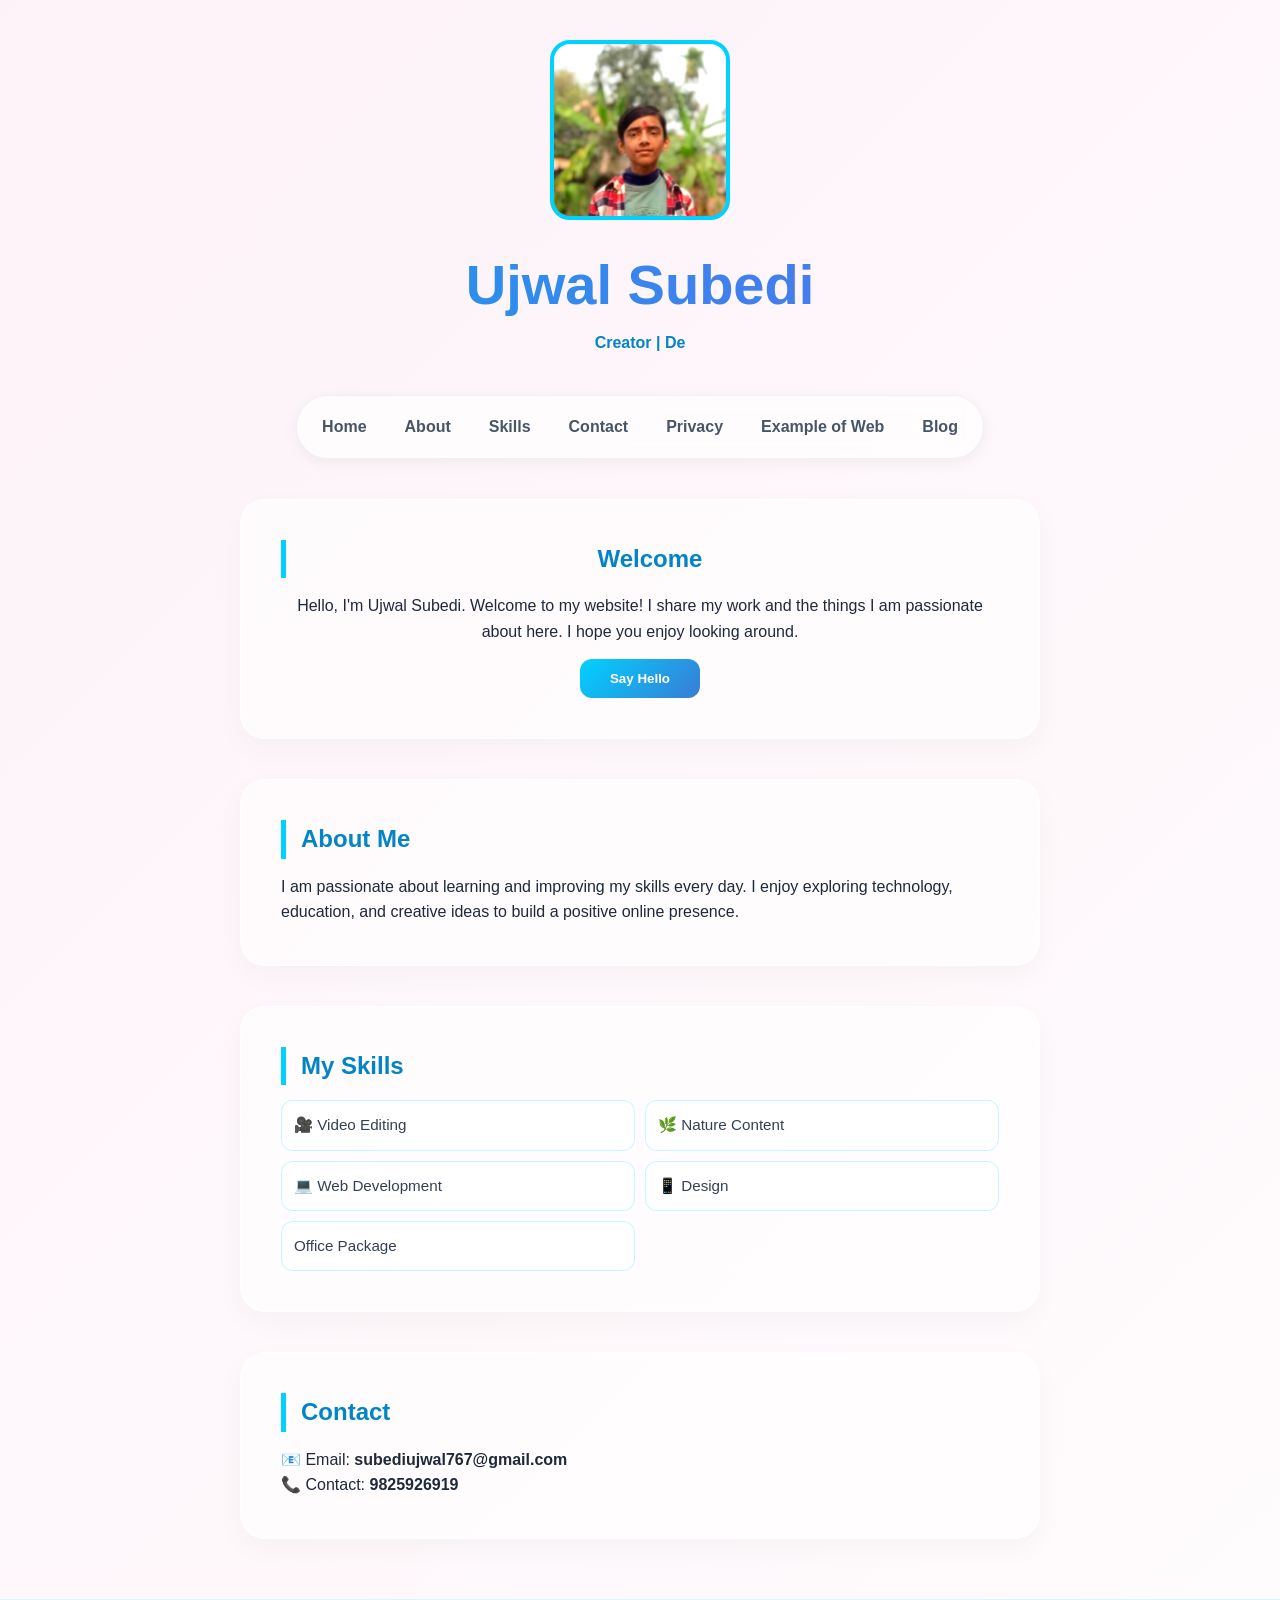
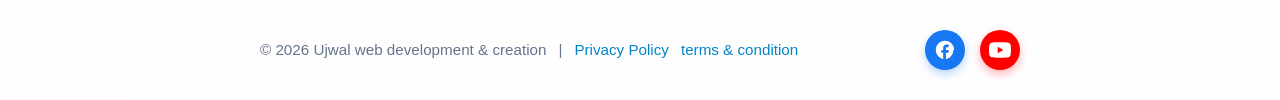
<file: index.html>
<!DOCTYPE html>
<html lang="en">
<head>
  <meta charset="UTF-8">
  <meta name="viewport" content="width=device-width, initial-scale=1.0">
<meta name="google-site-verification" content="CUhHpxU7GvBj4afy13xxqSG-assstntsEF9IXBotIX8" />
<script async src="https://pagead2.googlesyndication.com/pagead/js/adsbygoogle.js?client=ca-pub-2333822171566185"
     crossorigin="anonymous"></script>
  <title>Ujwal Subedi - Personal Website</title>
<link rel="canonical" href="https://subediujwal767.github.io/" />

  <link rel="icon" type="image/png" href="pro.png">
  <meta name="description" content= "Meet Ujwal Subedi, a web developer & creator building scalable digital experiences. Discover my latest web development projects, skills, and insights. ">
</head>
  <style>
    /* KEYFRAMES */
    @keyframes fadeIn { from { opacity: 0; transform: translateY(20px); } to { opacity: 1; transform: translateY(0); } }
    @keyframes float { 0%, 100% { transform: translateY(0); } 50% { transform: translateY(-10px); } }
    @keyframes glow { 0%, 100% { box-shadow: 0 0 10px rgba(0, 210, 255, 0.3); } 50% { box-shadow: 0 0 25px rgba(0, 210, 255, 0.6); } }
    @keyframes gradientBG { 0% { background-position: 0% 50%; } 50% { background-position: 100% 50%; } 100% { background-position: 0% 50%; } }

    /* RESET & BASE */
    * { margin: 0; padding: 0; box-sizing: border-box; scroll-behavior: smooth; }
    
    body { 
        background: linear-gradient(-45deg, #f0f9ff, #e0e7ff, #ffffff, #fdf2f8); 
        background-size: 400% 400%;
        animation: gradientBG 15s ease infinite;
        font-family: 'Segoe UI', Tahoma, Geneva, Verdana, sans-serif; 
        color: #1e293b;
        line-height: 1.6;
        padding: 0 15px; /* Side padding for mobile */
    }

@keyframes fadeIn {
  from {
    opacity: 0;
    transform: translateY(20px);
  }
  to {
    opacity: 1;
    transform: translateY(0);
  }
}

    #progress { position: fixed; top: 0; left: 0; height: 4px; background: #00d2ff; width: 0%; z-index: 2000; box-shadow: 0 0 10px #00d2ff; }

    /* PROFILE PICTURE */
    .profile-container { display: flex; justify-content: center; margin-top: 40px; animation: fadeIn 1s ease-out; }
    .pro-pic-square {
        width: 150px; height: 150px; /* Responsive size */
        background: url('favicon.png') center/cover; 
        border: 4px solid #00d2ff; 
        border-radius: 20px; 
        animation: float 4s ease-in-out infinite, glow 3s infinite;
        background-color: #ffffff;
    }

    header { text-align: center; padding: 20px 0; animation: fadeIn 1.2s ease-out; }
    header h1 { font-size: 2.5rem; background: linear-gradient(to right, #0ea5e9, #6366f1); -webkit-background-clip: text; -webkit-text-fill-color: transparent; }
    
    /* NAVIGATION - Responsive Flex */
    nav { 
        position: sticky; top: 10px; z-index: 1000;
        display: flex; justify-content: center; flex-wrap: wrap; gap: 8px; 
        margin: 20px auto; padding: 10px; width: 100%; max-width: fit-content;
        background: rgba(255, 255, 255, 0.7); backdrop-filter: blur(10px); 
        border-radius: 50px; border: 1px solid rgba(0, 0, 0, 0.05);
        box-shadow: 0 4px 15px rgba(0,0,0,0.05);
    }
    nav a { text-decoration: none; color: #475569; font-weight: 600; padding: 6px 12px; transition: 0.3s; font-size: 0.9rem; }
    nav a:hover { color: #00d2ff; background: rgba(0, 210, 255, 0.1); border-radius: 20px; }

    /* SECTIONS */
    section { 
        max-width: 800px; margin: 30px auto; padding: 25px; 
        background: rgba(255, 255, 255, 0.6); border-radius: 25px;
        border: 1px solid rgba(255, 255, 255, 0.8); transition: 0.4s;
        box-shadow: 0 10px 30px rgba(0, 0, 0, 0.03);
    }
    h2 { color: #0284c7; margin-bottom: 15px; font-size: 1.5rem; border-left: 5px solid #00d2ff; padding-left: 15px; }

    /* SKILLS - Responsive Grid */
    ul { list-style: none; display: grid; grid-template-columns: 1fr 1fr; gap: 10px; }
    li { background: rgba(255, 255, 255, 0.8); padding: 12px; border-radius: 12px; border: 1px solid rgba(0, 210, 255, 0.2); color: #334155; font-size: 0.95rem; }

    /* BUTTONS */
    button { background: linear-gradient(135deg, #00d2ff, #3a7bd5); color: white; border: none; padding: 12px 30px; border-radius: 12px; cursor: pointer; font-weight: bold; margin-top: 15px; }

    /* SOCIALS */
    .social { display: flex; flex-wrap: wrap; justify-content: center; gap: 15px; margin: 20px 0; }
    .social a { text-decoration: none; padding: 10px 18px; border-radius: 10px; font-weight: bold; color: white; font-size: 0.9rem; }
    .social a[href*="facebook"] { background: #1877f2; }
    .social a[href*="youtube"] { background: #ff0000; }

    /* FULL-WIDTH FOOTER SYSTEM */
    footer { 
        width: 100vw;
        position: relative;
        left: 50%;
        right: 50%;
        margin-left: -50vw;
        margin-right: -50vw;
        background: rgba(255, 255, 255, 0.75); 
        backdrop-filter: blur(10px);
        -webkit-backdrop-filter: blur(10px);
        border-top: 1px solid rgba(0, 210, 255, 0.15);
        padding: 30px 0;
        margin-top: 60px;
    }

    .footer-inner {
        max-width: 800px;
        margin: 0 auto;
        padding: 0 20px;
        display: flex;
        justify-content: space-between;
        align-items: center;
        flex-wrap: wrap;
        gap: 20px;
    }

    .footer-left {
        color: #64748b;
        font-size: 0.95rem;
        display: flex;
        align-items: center;
        gap: 12px;
        flex-wrap: wrap;
    }

    .footer-left a {
        color: #0284c7;
        text-decoration: none;
        font-weight: 500;
        transition: color 0.2s ease;
    }

    .footer-left a:hover {
        text-decoration: underline;
        color: #0369a1;
    }

    .footer-right {
        display: flex;
        gap: 15px;
    }

    .footer-icon {
        display: flex;
        align-items: center;
        justify-content: center;
        width: 40px;
        height: 40px;
        border-radius: 50%;
        color: white;
        transition: transform 0.2s ease, box-shadow 0.2s ease;
    }

    .footer-icon:hover {
        transform: translateY(-3px);
    }

    .footer-icon.fb { 
        background: #1877f2; 
        box-shadow: 0 4px 10px rgba(24, 119, 242, 0.3);
    }
    .footer-icon.yt { 
        background: #ff0000; 
        box-shadow: 0 4px 10px rgba(255, 0, 0, 0.3);
    }

    #topBtn { position: fixed; bottom: 20px; right: 20px; border-radius: 50%; width: 50px; height: 50px; display: none; background: #00d2ff; color: white; border: none; cursor: pointer; z-index: 1001; }

    /* MEDIA QUERIES FOR LAPTOP/DESKTOP */
    @media (min-width: 768px) {
        body { padding: 0 40px; }
        header h1 { font-size: 3.5rem; }
        section { padding: 40px; margin: 40px auto; }
        .pro-pic-square { width: 180px; height: 180px; }
        nav a { padding: 8px 15px; font-size: 1rem; }
    }

    /* MEDIA QUERIES FOR MOBILE */
    @media (max-width: 600px) {
        header h1 { font-size: 2rem; }
        ul { grid-template-columns: 1fr; } 
        nav { border-radius: 20px; } 
        .social a { width: 100%; text-align: center; } 
        .footer-inner {
            flex-direction: column-reverse;
            text-align: center;
        }
        .footer-left {
            flex-direction: column;
            gap: 8px;
        }
        .footer-left span:nth-of-type(2) {
            display: none; /* Hide vertical separator bar on mobile */
        }
    }
  </style>
</head>
<body>
<div id="progress"></div>

<div class="profile-container">
    <div class="pro-pic-square"></div>
</div>

<header>
  <h1>Ujwal Subedi</h1>
  <p id="typing" style="color: #0284c7; font-weight: bold; min-height: 25px;"></p>
</header>

<nav>
  <a href="home.html">Home</a>
  <a href="about.html">About</a>
  <a href="ujwal.html">Skills</a>
  <a href="#contact">Contact</a>
  <a href="privacy.html">Privacy</a>
  <a href="shree jhiljhile secondary school.html">Example of Web</a>
<a href="blog.html">Blog</a>
</nav>

<section id="home" style="text-align: center;">
  <h2>Welcome</h2>
  <p>Hello, I'm Ujwal Subedi. Welcome to my website! I share my work and the things I am passionate about here. I hope you enjoy looking around.</p>
  <button onclick="showMessage()">Say Hello</button>
</section>

<section id="about">
  <h2>About Me</h2>
  <p>I am passionate about learning and improving my skills every day. I enjoy exploring technology, education, and creative ideas to build a positive online presence.</p>
</section>

<section id="skills">
  <h2>My Skills</h2>
  <ul>
    <li>🎥 Video Editing</li>
    <li>🌿 Nature Content</li>
    <li>💻 Web Development</li>
    <li>📱 Design</li>
    <li> Office Package</li>
  </ul>
</section>

<section id="contact">
  <h2>Contact</h2>
  <p>📧 Email: <strong>subediujwal767@gmail.com</strong></p>
  <p>📞 Contact: <strong>9825926919</strong></p>
</section>

<!-- FULL WIDTH BREAKOUT FOOTER -->
<footer>
  <div class="footer-inner">
    <div class="footer-left">
      <span>© 2026 Ujwal web development & creation</span>
      <span>|</span>
      <a href="privacy.html">Privacy Policy</a>
            <a href="terms.html">terms & condition</a>
    </div>
    
    <div class="footer-right">
      <!-- Facebook Link -->
      <a href="https://www.facebook.com/Mr.ujwalsubedi" target="_blank" class="footer-icon fb" aria-label="Facebook">
        <svg xmlns="http://www.w3.org/2000/svg" viewBox="0 0 24 24" width="22" height="22" fill="currentColor">
          <path d="M22 12c0-5.52-4.48-10-10-10S2 6.48 2 12c0 4.84 3.44 8.87 8 9.8V15H8v-3h2V9.5C10 7.57 11.57 6 13.5 6H16v3h-2c-.55 0-1 .45-1 1v2h3v3h-3v6.95c4.56-.93 8-4.96 8-9.75z"/>
        </svg>
      </a>
      <!-- YouTube Link -->
      <a href="https://www.youtube.com/@Mr.ujwalsubedi" target="_blank" class="footer-icon yt" aria-label="YouTube">
        <svg xmlns="http://www.w3.org/2000/svg" viewBox="0 0 24 24" width="22" height="22" fill="currentColor">
          <path d="M23.498 6.163a3.003 3.003 0 0 0-2.11-2.11C19.517 3.545 12 3.545 12 3.545s-7.516 0-9.387.507a3.003 3.003 0 0 0-2.11 2.11C0 8.033 0 12 0 12s0 3.967.502 5.837a3.003 3.003 0 0 0 2.11 2.11c1.871.507 9.386.507 9.386.507s7.517 0 9.387-.507a3.003 3.003 0 0 0 2.11-2.11C24 15.967 24 12 24 12s0-3.967-.502-5.837zM9.545 15.568V8.432L15.818 12l-6.273 3.568z"/>
        </svg>
      </a>
    </div>
  </div>
</footer>

<button id="topBtn" onclick="topFunction()">↑</button>

<script>
    const text = "Creator | Developer | Passionate Learner";
    let index = 0;
    function typeEffect() {
        if (index < text.length) {
            document.getElementById("typing").innerHTML += text.charAt(index);
            index++;
            setTimeout(typeEffect, 100);
        }
    }
    window.onload = typeEffect;

    window.onscroll = function() {
        let winScroll = document.body.scrollTop || document.documentElement.scrollTop;
        let height = document.documentElement.scrollHeight - document.documentElement.clientHeight;
        let scrolled = (winScroll / height) * 100;
        document.getElementById("progress").style.width = scrolled + "%";
        document.getElementById("topBtn").style.display = (winScroll > 200) ? "block" : "none";
    };

    function topFunction() { window.scrollTo({top: 0, behavior: 'smooth'}); }
    function showMessage() { alert("Hello from Ujwal! 🚀 Thanks for connecting."); }
</script>

</body>
</html>
</file>
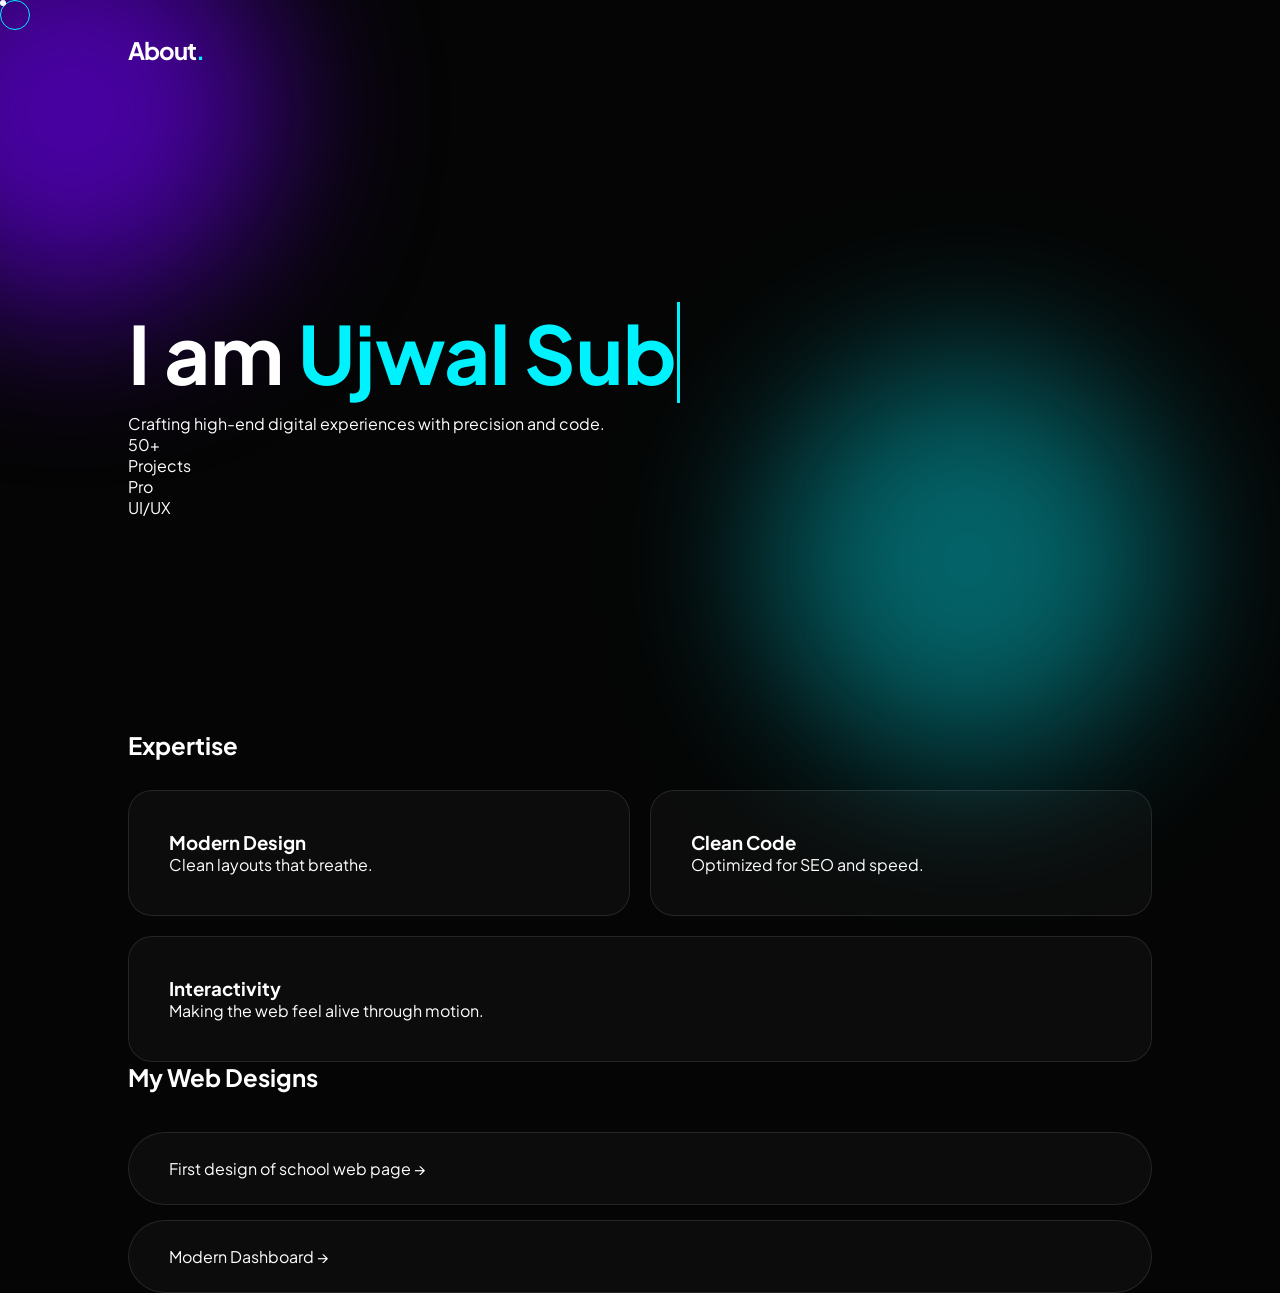
<file: about.html>
<!DOCTYPE html>
<html lang="en">
<head>
    <meta charset="UTF-8">
    <meta name="viewport" content="width=device-width, initial-scale=1.0">
    <title>Pro Portfolio | About</title>
    <link href="https://fonts.googleapis.com/css2?family=Plus+Jakarta+Sans:wght@300;400;700&display=swap" rel="stylesheet">
    <link rel="stylesheet" href="about.css">
</head>
<body>

    <div class="blob-c">
        <div class="shape-blob"></div>
        <div class="shape-blob one"></div>
        <div class="shape-blob two"></div>
    </div>

    <div class="cursor-dot"></div>
    <div class="cursor-outline"></div>

    <main class="content-wrapper">
        <nav class="glass-nav">
            <span class="logo">About<b>.</b></span>
        </nav>

        <header class="hero">
            <h1 class="main-title">I am <span class="typing-text"></span></h1>
            <p class="hero-desc">Crafting high-end digital experiences with precision and code.</p>
            <div class="hero-stats">
                <div class="stat"><span>50+</span> <p>Projects</p></div>
                <div class="stat"><span>Pro</span> <p>UI/UX</p></div>
            </div>
        </header>

        <section class="section">
            <h2 class="tag">Expertise</h2>
            <div class="bento-grid">
                <div class="bento-item">
                    <h3>Modern Design</h3>
                    <p>Clean layouts that breathe.</p>
                </div>
                <div class="bento-item">
                    <h3>Clean Code</h3>
                    <p>Optimized for SEO and speed.</p>
                </div>
                <div class="bento-item wide">
                    <h3>Interactivity</h3>
                    <p>Making the web feel alive through motion.</p>
                </div>
            </div>
        </section>

        <section class="section">
            <h2 class="tag">My Web Designs</h2>
            <div class="links-container">
                <a href="DOCTYPE.html/index.html" class="mag-link">
                    <div class="link-inner">
                        <span>First design of school web page</span>
                        <i class="arrow">→</i>
                    </div>
                </a>
                <a href="design2/index.html" class="mag-link">
                    <div class="link-inner">
                        <span>Modern Dashboard</span>
                        <i class="arrow">→</i>
                    </div>
                </a>
            </div>
        </section>
    </main>

    <script src="about.js"></script>
</body>
</html>
</file>
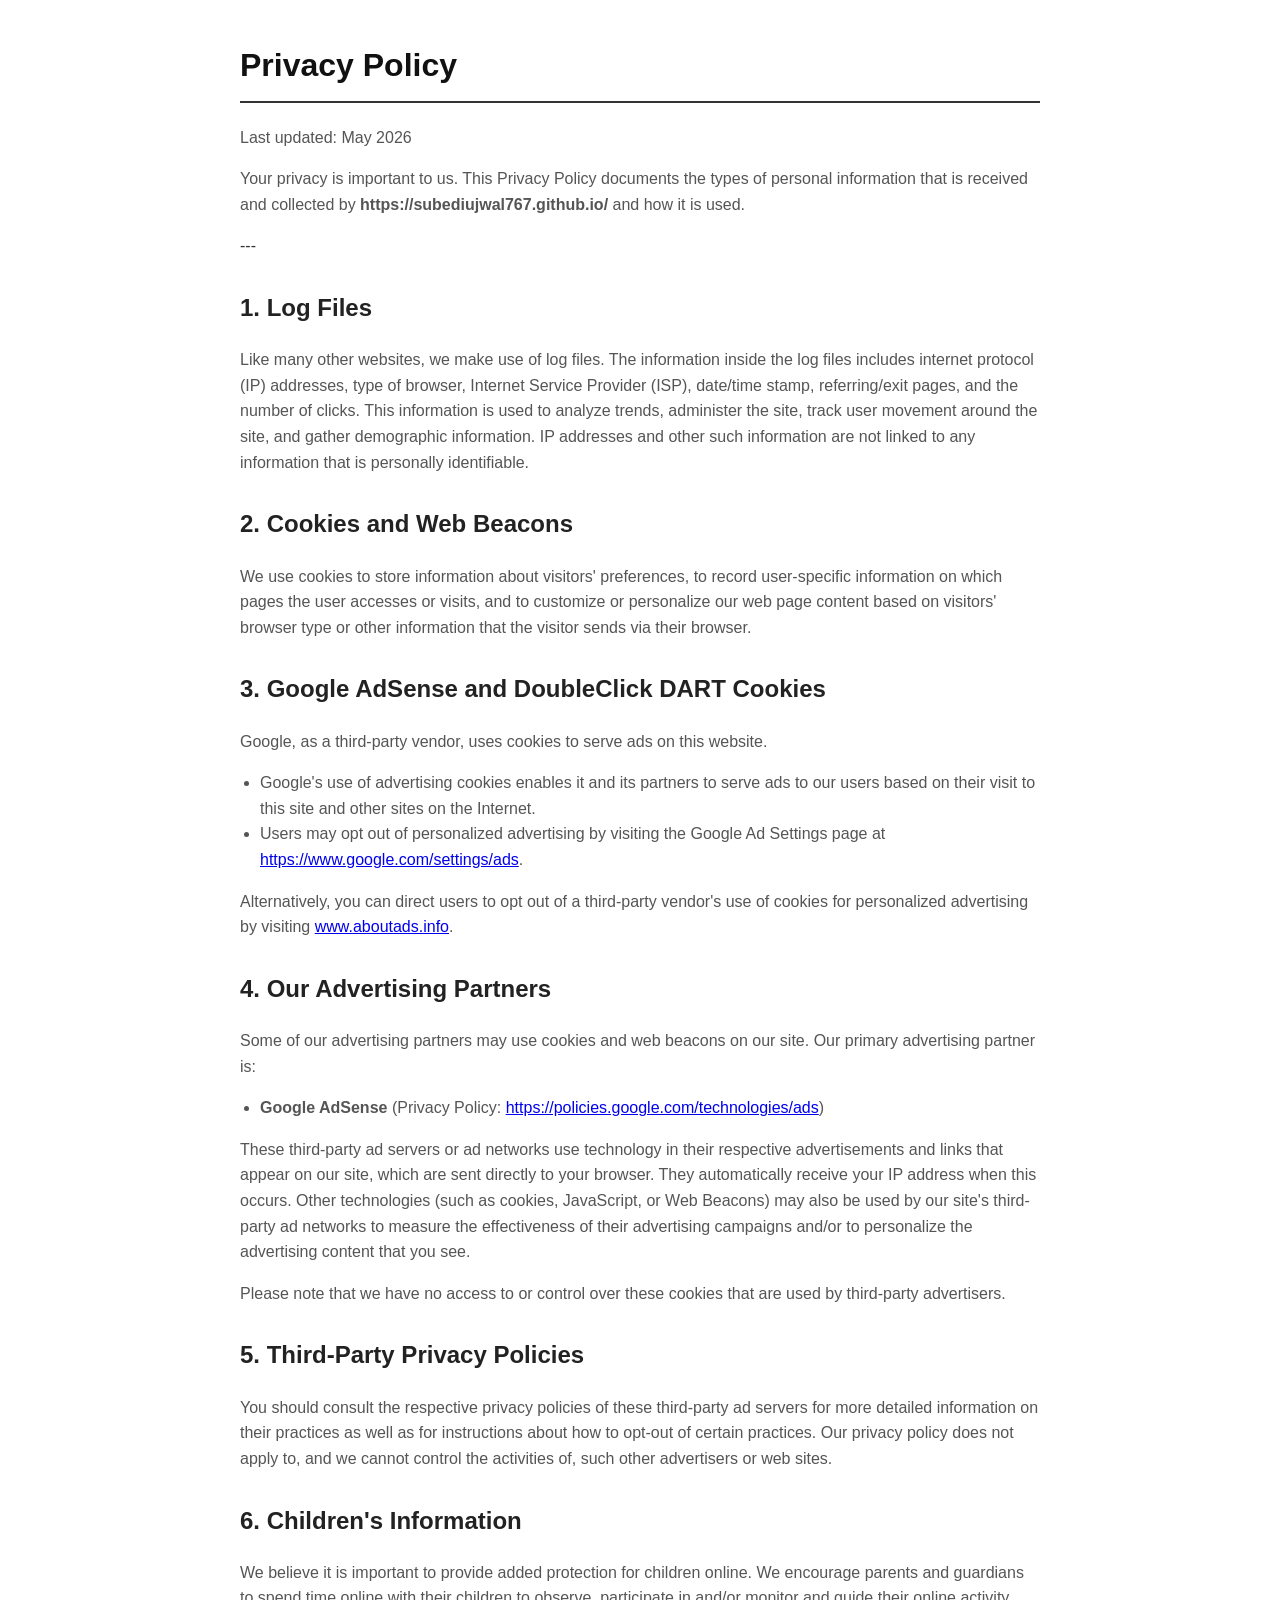
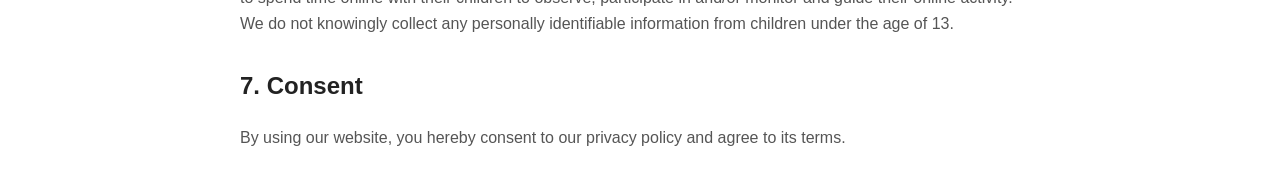
<file: privacy.html>
<!DOCTYPE html>
<html lang="en">
<head>
    <meta charset="UTF-8">
    <meta name="viewport" content="width=device-width, initial-scale=1.0">
    <title>Privacy Policy - Mr. Ujwal Subedi</title>
    <style>
        body { font-family: Arial, sans-serif; line-height: 1.6; max-width: 800px; margin: 40px auto; padding: 0 20px; color: #333; }
        h1 { border-bottom: 2px solid #333; padding-bottom: 10px; color: #111; }
        h2 { margin-top: 30px; color: #222; }
        p, li { color: #555; }
        ul { padding-left: 20px; }
    </style>
</head>
<body>

    <h1>Privacy Policy</h1>
    <p>Last updated: May 2026</p>

    <p>Your privacy is important to us. This Privacy Policy documents the types of personal information that is received and collected by <strong>https://subediujwal767.github.io/</strong> and how it is used.</p>

    ---

    <h2>1. Log Files</h2>
    <p>Like many other websites, we make use of log files. The information inside the log files includes internet protocol (IP) addresses, type of browser, Internet Service Provider (ISP), date/time stamp, referring/exit pages, and the number of clicks. This information is used to analyze trends, administer the site, track user movement around the site, and gather demographic information. IP addresses and other such information are not linked to any information that is personally identifiable.</p>

    <h2>2. Cookies and Web Beacons</h2>
    <p>We use cookies to store information about visitors' preferences, to record user-specific information on which pages the user accesses or visits, and to customize or personalize our web page content based on visitors' browser type or other information that the visitor sends via their browser.</p>

    <h2>3. Google AdSense and DoubleClick DART Cookies</h2>
    <p>Google, as a third-party vendor, uses cookies to serve ads on this website.</p>
    <ul>
        <li>Google's use of advertising cookies enables it and its partners to serve ads to our users based on their visit to this site and other sites on the Internet.</li>
        <li>Users may opt out of personalized advertising by visiting the Google Ad Settings page at <a href="https://www.google.com/settings/ads" target="_blank" rel="noopener">https://www.google.com/settings/ads</a>.</li>
    </ul>
    <p>Alternatively, you can direct users to opt out of a third-party vendor's use of cookies for personalized advertising by visiting <a href="https://www.aboutads.info" target="_blank" rel="noopener">www.aboutads.info</a>.</p>

    <h2>4. Our Advertising Partners</h2>
    <p>Some of our advertising partners may use cookies and web beacons on our site. Our primary advertising partner is:</p>
    <ul>
        <li><strong>Google AdSense</strong> (Privacy Policy: <a href="https://policies.google.com/technologies/ads" target="_blank" rel="noopener">https://policies.google.com/technologies/ads</a>)</li>
    </ul>
    <p>These third-party ad servers or ad networks use technology in their respective advertisements and links that appear on our site, which are sent directly to your browser. They automatically receive your IP address when this occurs. Other technologies (such as cookies, JavaScript, or Web Beacons) may also be used by our site's third-party ad networks to measure the effectiveness of their advertising campaigns and/or to personalize the advertising content that you see.</p>
    <p>Please note that we have no access to or control over these cookies that are used by third-party advertisers.</p>

    <h2>5. Third-Party Privacy Policies</h2>
    <p>You should consult the respective privacy policies of these third-party ad servers for more detailed information on their practices as well as for instructions about how to opt-out of certain practices. Our privacy policy does not apply to, and we cannot control the activities of, such other advertisers or web sites.</p>

    <h2>6. Children's Information</h2>
    <p>We believe it is important to provide added protection for children online. We encourage parents and guardians to spend time online with their children to observe, participate in and/or monitor and guide their online activity. We do not knowingly collect any personally identifiable information from children under the age of 13.</p>

    <h2>7. Consent</h2>
    <p>By using our website, you hereby consent to our privacy policy and agree to its terms.</p>

</body>
</html>
</file>
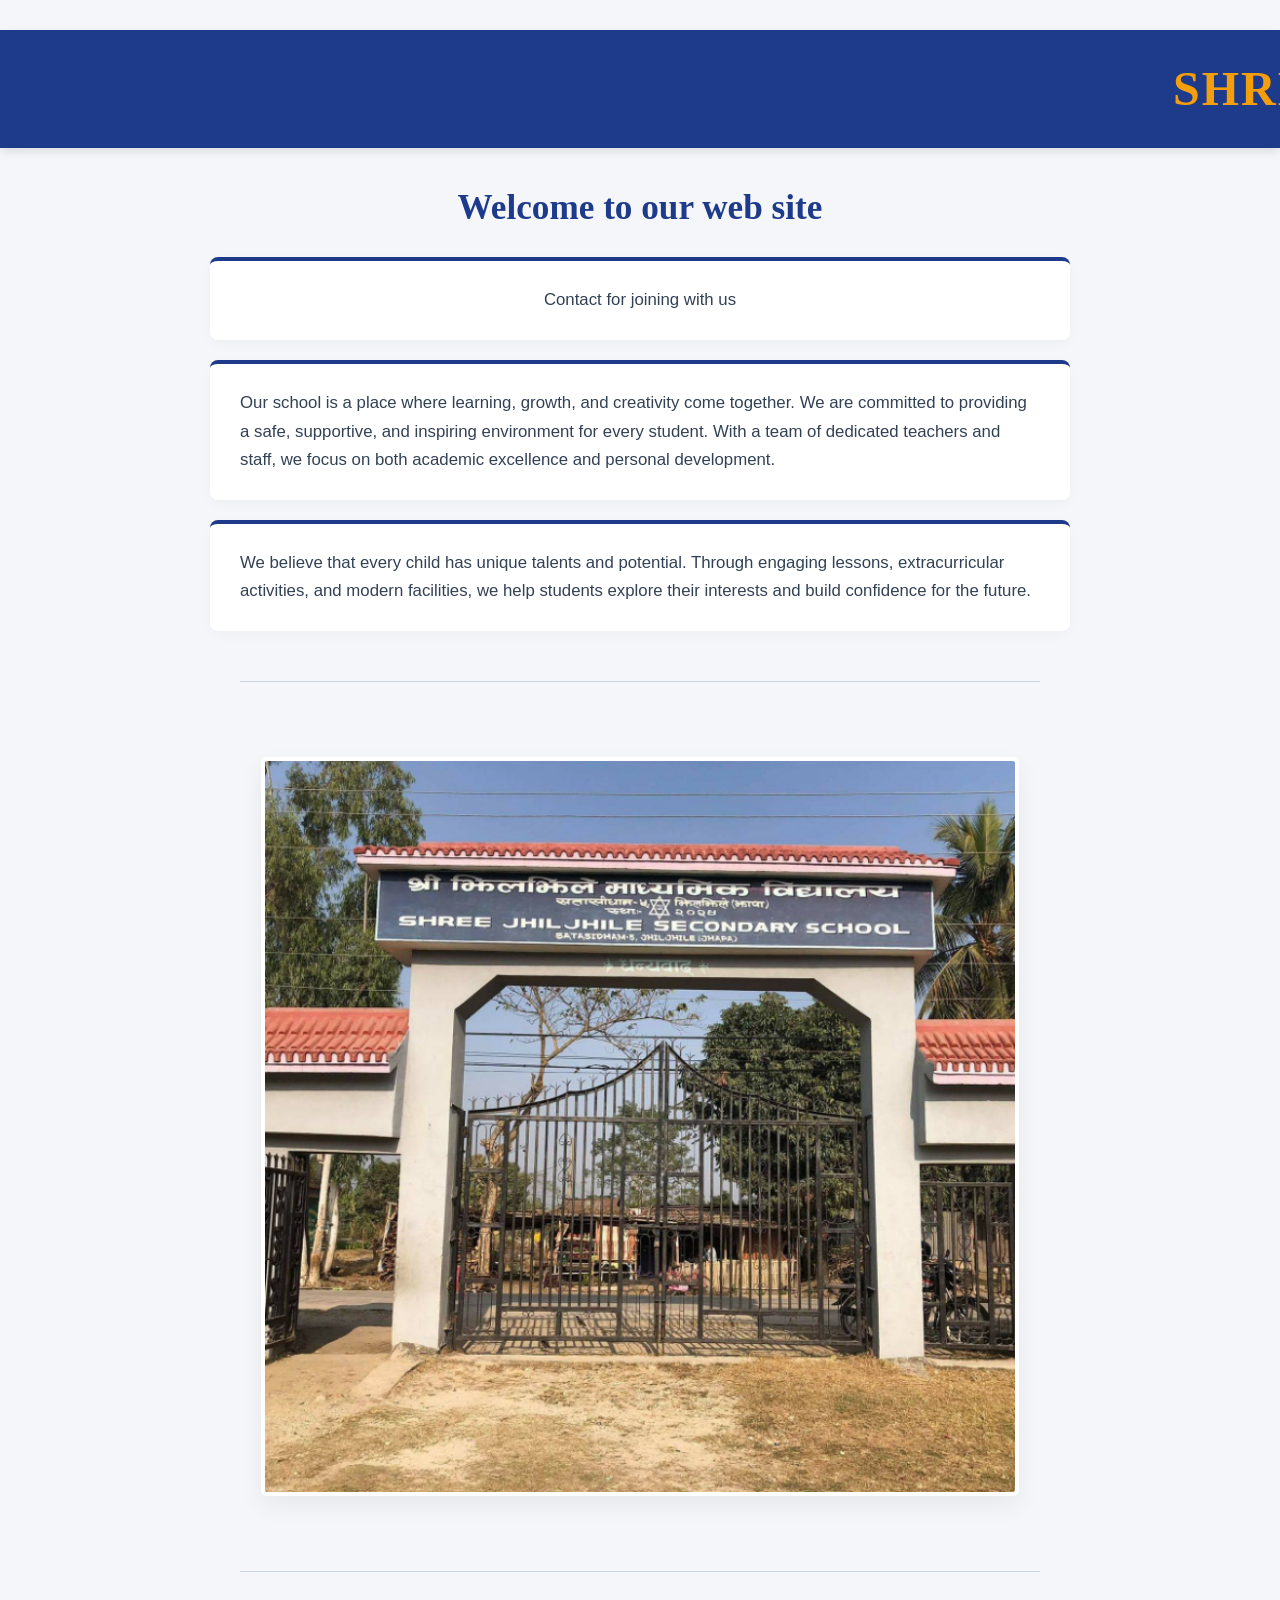
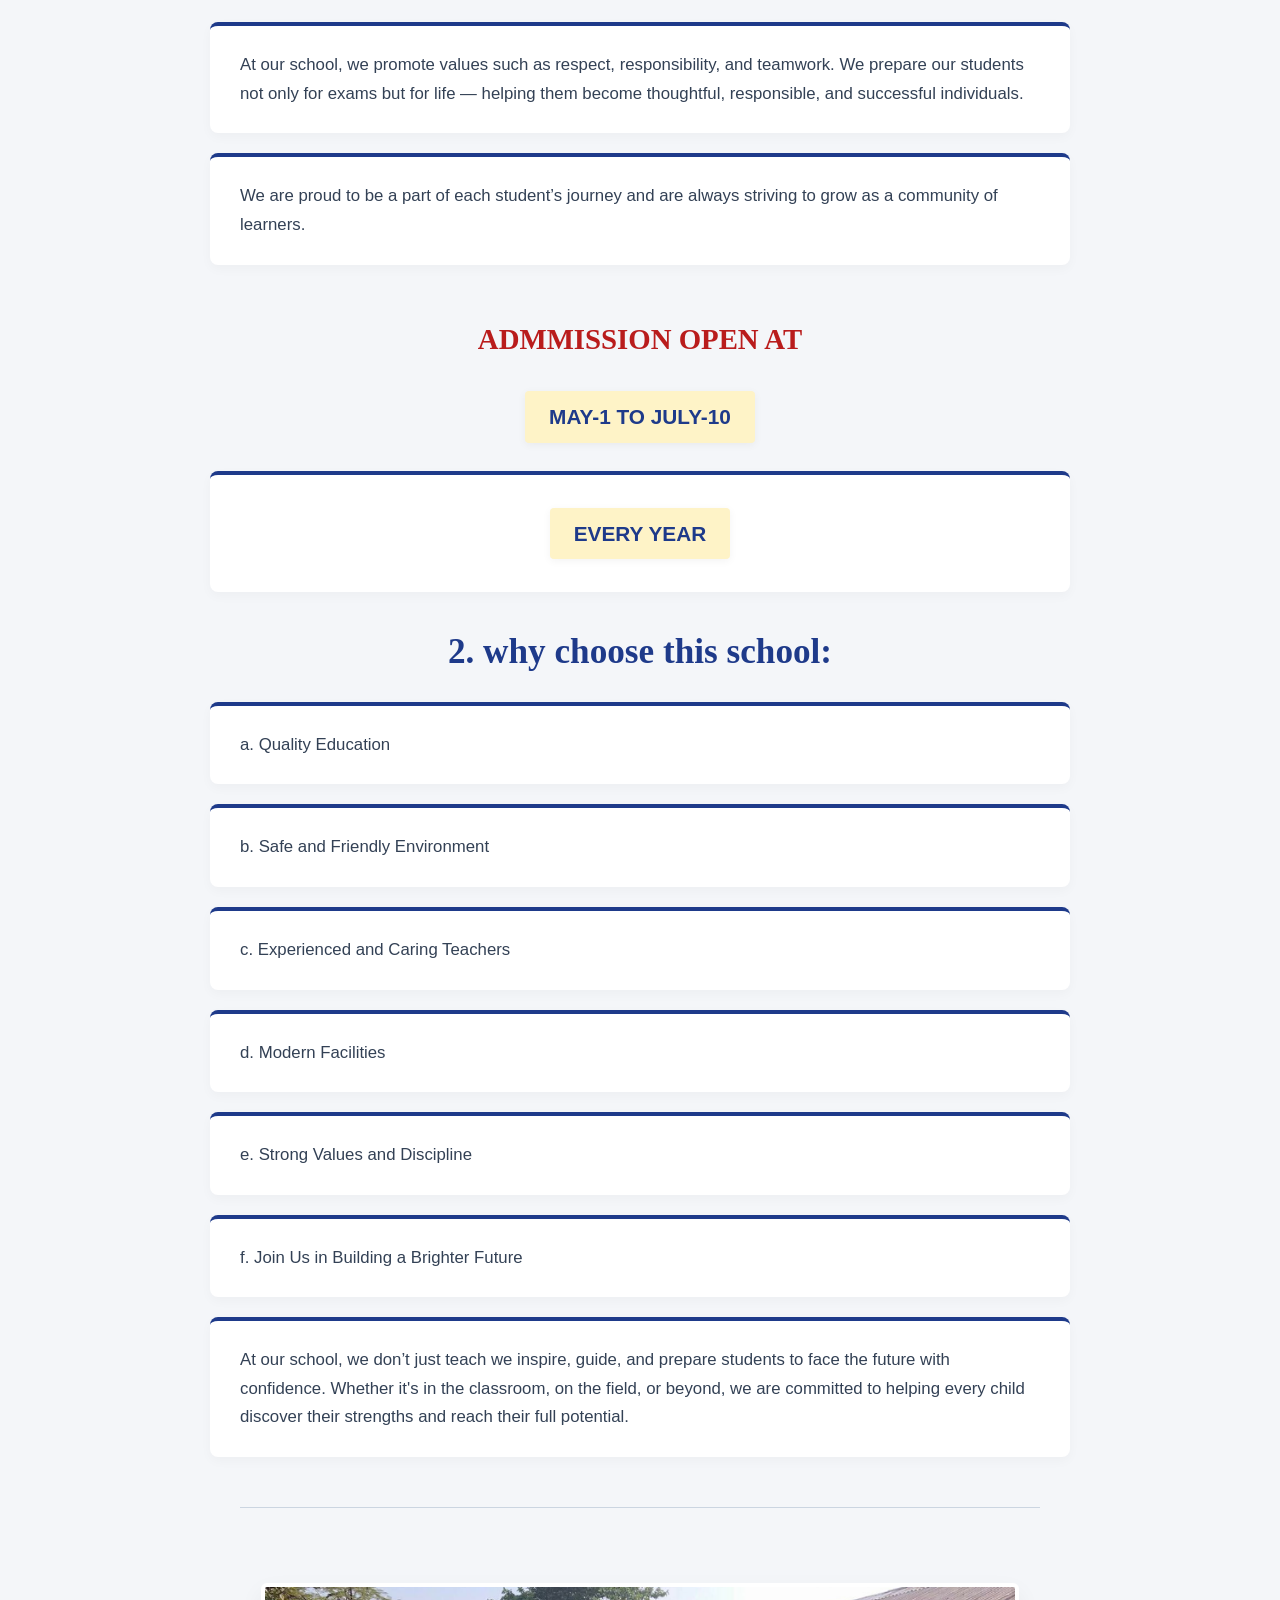
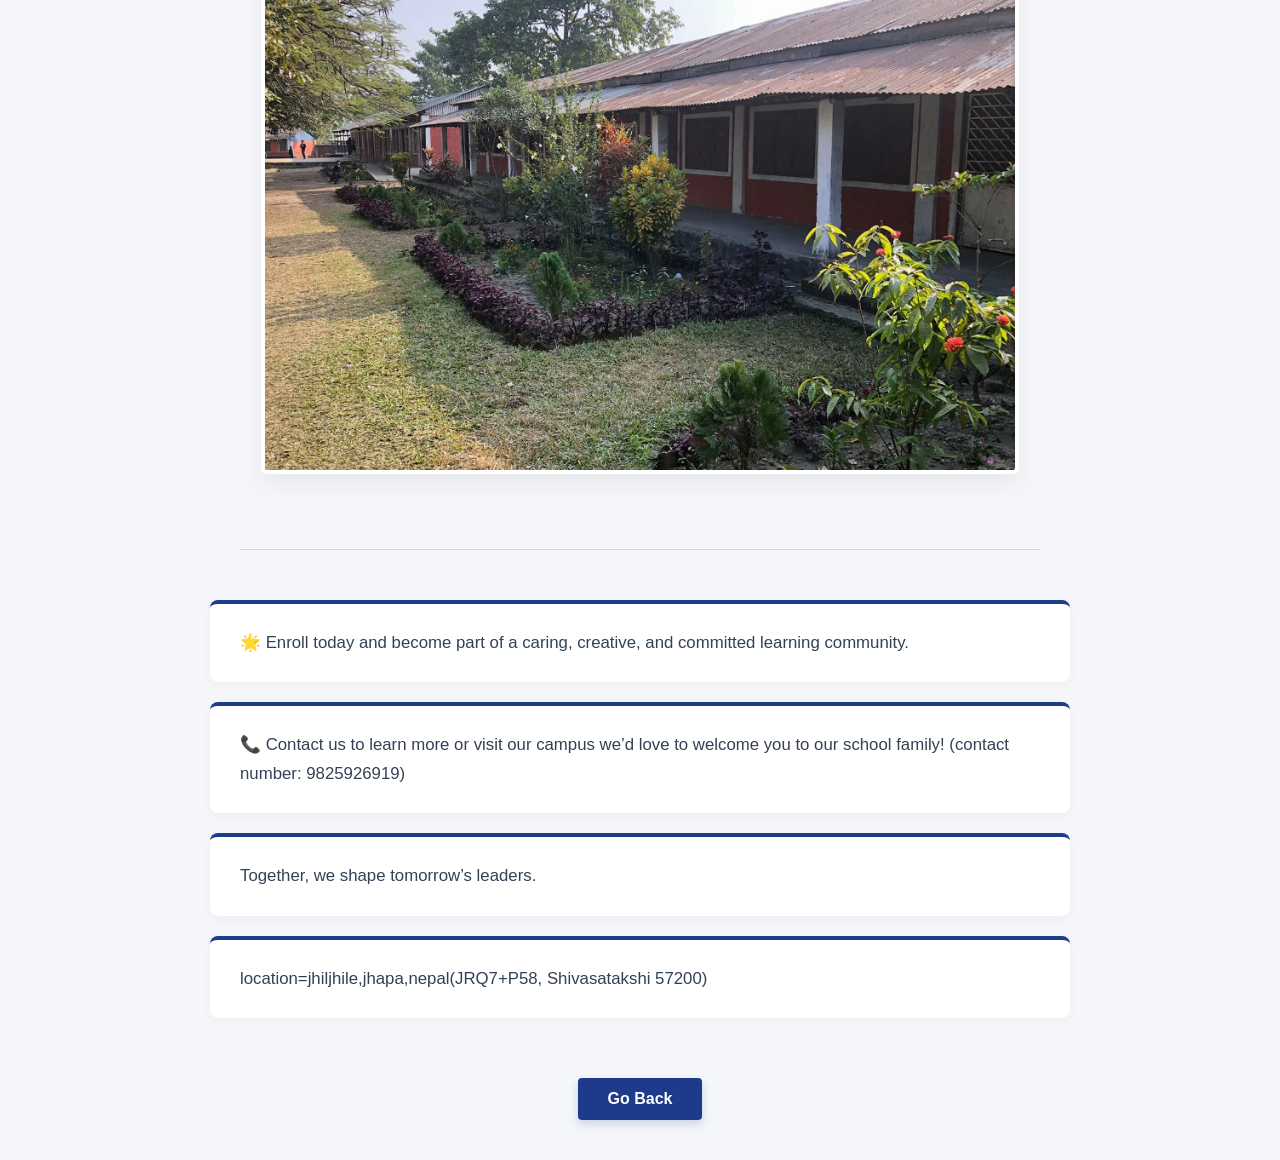
<file: shree jhiljhile secondary school.html>
<html>
<head>
<title>About</title>
<Body bgcolor=yellow>
<link rel="stylesheet" href="school.css">
<h1><marquee><font size=10><font color=orange><font=arial><b>SHREE  JHILJHILE  SECONDARY SCHOOL</b></font></marquee></h1>
<h1><center>Welcome to our web site</center></h1>
<h3><center>Contact for joining with us</center></h3>
<h3> Our school is a place where learning, growth, and creativity come together. We are committed to providing a safe, supportive, and inspiring environment for every student. With a team of dedicated teachers and staff, we focus on both academic excellence and personal development.</h3>
<h3>We believe that every child has unique talents and potential. Through engaging lessons, extracurricular activities, and modern facilities, we help students explore their interests and build confidence for the future.</h3><hr>
          
 <center><img src="school.png"><hr></center>

<h3>At our school, we promote values such as respect, responsibility, and teamwork. We prepare our students not only for exams but for life — helping them become thoughtful, responsible, and successful individuals.</h3>
<h3>We are proud to be a part of each student’s journey and are always striving to grow as a community of learners.</h3>
<h1><center><font color=red> ADMMISSION OPEN AT</center></h1></font>
<h2><center><font colar=yellow> MAY-1 TO JULY-10</font></center></h2>
<h3><center><font colar=yellow> EVERY YEAR</font></center></h3>
<h1>2. why choose this school:</h1>
<h3>a. Quality Education</h3>
<h3>b. Safe and Friendly Environment</h3>
<h3>c. Experienced and Caring Teachers</h3>
<h3>d. Modern Facilities</h3>
<h3>e. Strong Values and Discipline</h3>
<h3>f. Join Us in Building a Brighter Future</h3>
<h3>At our school, we don’t just teach we inspire, guide, and prepare students to face the future with confidence. Whether it's in the classroom, on the field, or beyond, we are committed to helping every child discover their strengths and reach their full potential.</h3><hr>
<center><img src="jhiljhile.png"><hr></center>
          
<h3>🌟 Enroll today and become part of a caring, creative, and committed learning community.</h3>

<h3>📞 Contact us to learn more or visit our campus we’d love to welcome you to our school family! (contact number: 9825926919)</h3>

<h3>Together, we shape tomorrow’s leaders.</h3>
<h3>location=jhiljhile,jhapa,nepal(JRQ7+P58, Shivasatakshi 57200)</h3>
<center><button onclick="history.back()">Go Back</button>
</center>
</body>
</html>
</file>
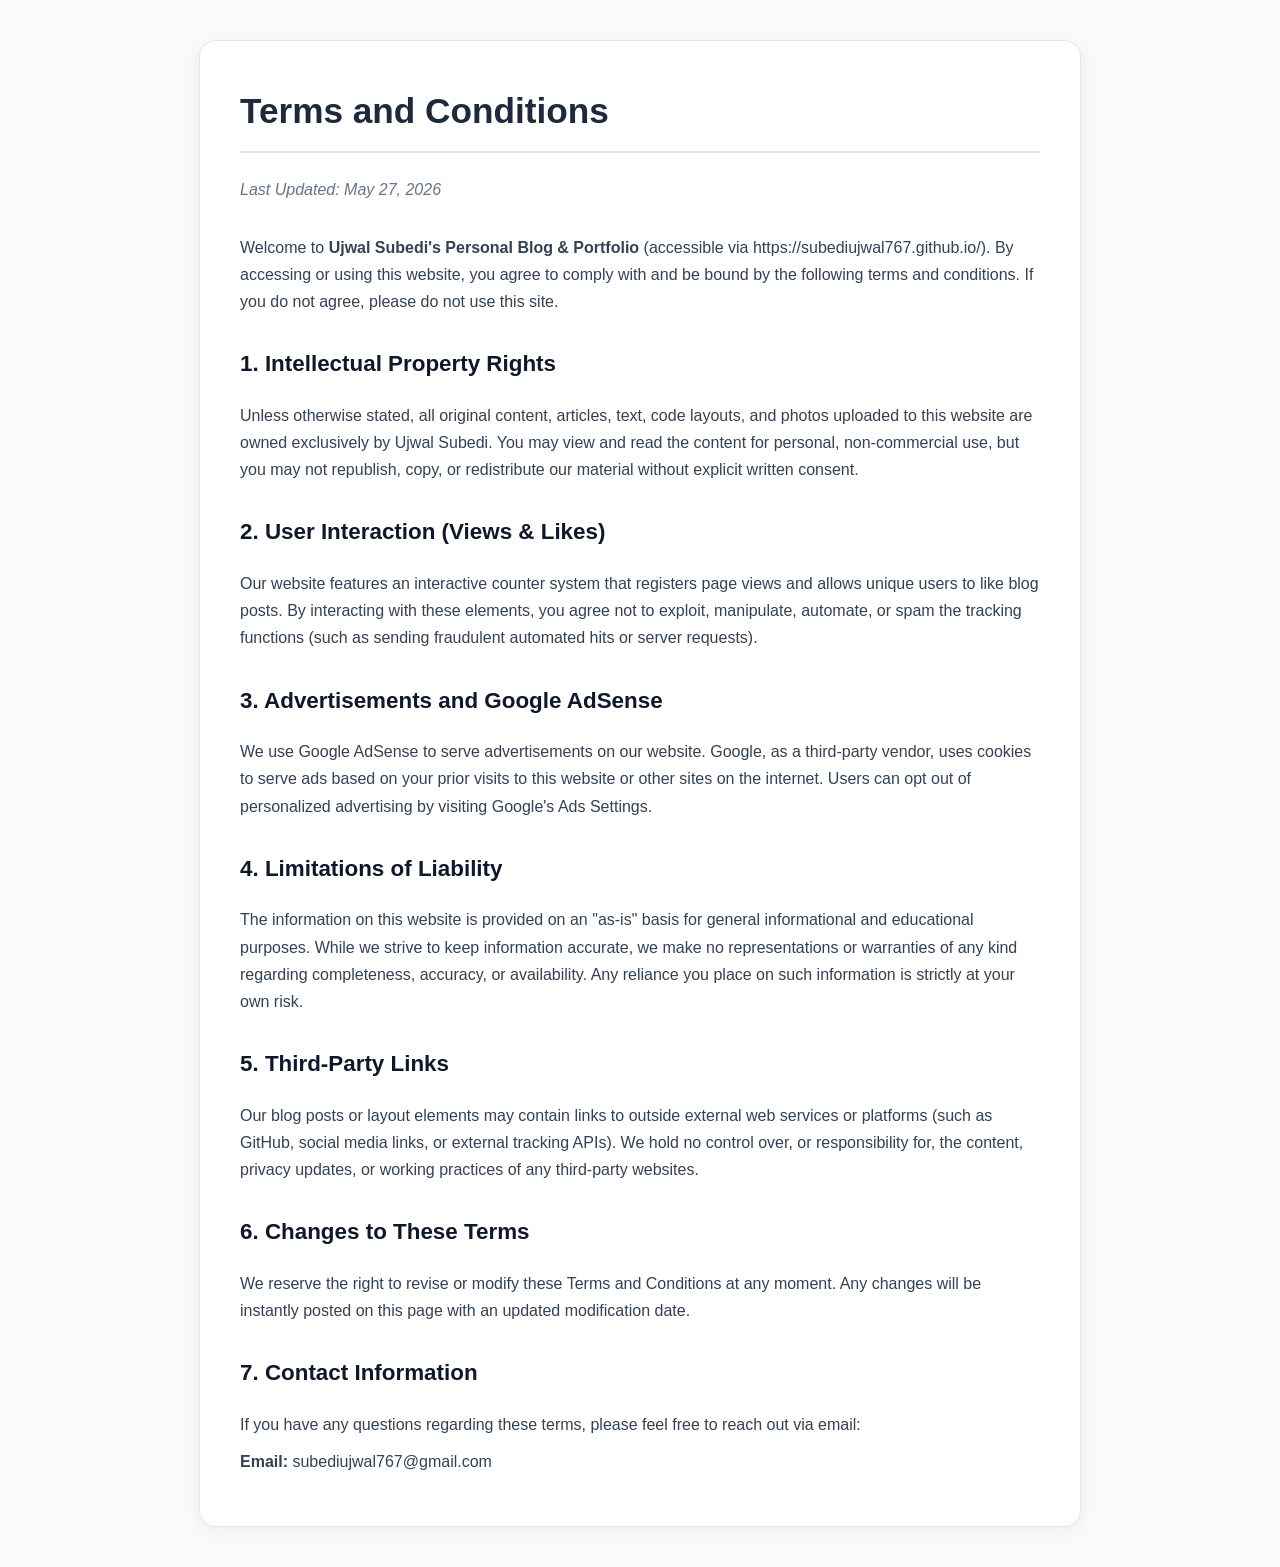
<file: terms.html>
<!DOCTYPE html>
<html lang="en">
<head>
    <meta charset="UTF-8">
    <meta name="viewport" content="width=device-width, initial-scale=1.0">
    <title>Terms and Conditions | Ujwal Subedi</title>
    
    <!-- Canonical Tag for SEO -->
    <link rel="canonical" href="https://subediujwal767.github.io/terms.html" />

    <style>
        body {
            font-family: 'Segoe UI', Arial, sans-serif;
            line-height: 1.7;
            color: #334155;
            background-color: #f8fafc;
            margin: 0;
            padding: 40px 20px;
        }
        .container {
            max-width: 800px;
            margin: 0 auto;
            background: #ffffff;
            padding: 40px;
            border-radius: 16px;
            box-shadow: 0 4px 20px rgba(0,0,0,0.05);
            border: 1px solid #e2e8f0;
        }
        h1 {
            color: #1e293b;
            font-size: 2.2rem;
            border-bottom: 2px solid #e2e8f0;
            padding-bottom: 10px;
            margin-top: 0;
        }
        h2 {
            color: #0f172a;
            font-size: 1.4rem;
            margin-top: 30px;
        }
        p {
            margin: 10px 0;
        }
        .date {
            font-style: italic;
            color: #64748b;
            margin-bottom: 30px;
        }
    </style>
</head>
<body>

<div class="container">
    <h1>Terms and Conditions</h1>
    <p class="date">Last Updated: May 27, 2026</p>

    <p>Welcome to <strong>Ujwal Subedi's Personal Blog & Portfolio</strong> (accessible via https://subediujwal767.github.io/). By accessing or using this website, you agree to comply with and be bound by the following terms and conditions. If you do not agree, please do not use this site.</p>

    <h2>1. Intellectual Property Rights</h2>
    <p>Unless otherwise stated, all original content, articles, text, code layouts, and photos uploaded to this website are owned exclusively by Ujwal Subedi. You may view and read the content for personal, non-commercial use, but you may not republish, copy, or redistribute our material without explicit written consent.</p>

    <h2>2. User Interaction (Views & Likes)</h2>
    <p>Our website features an interactive counter system that registers page views and allows unique users to like blog posts. By interacting with these elements, you agree not to exploit, manipulate, automate, or spam the tracking functions (such as sending fraudulent automated hits or server requests).</p>

    <h2>3. Advertisements and Google AdSense</h2>
    <p>We use Google AdSense to serve advertisements on our website. Google, as a third-party vendor, uses cookies to serve ads based on your prior visits to this website or other sites on the internet. Users can opt out of personalized advertising by visiting Google's Ads Settings.</p>

    <h2>4. Limitations of Liability</h2>
    <p>The information on this website is provided on an "as-is" basis for general informational and educational purposes. While we strive to keep information accurate, we make no representations or warranties of any kind regarding completeness, accuracy, or availability. Any reliance you place on such information is strictly at your own risk.</p>

    <h2>5. Third-Party Links</h2>
    <p>Our blog posts or layout elements may contain links to outside external web services or platforms (such as GitHub, social media links, or external tracking APIs). We hold no control over, or responsibility for, the content, privacy updates, or working practices of any third-party websites.</p>

    <h2>6. Changes to These Terms</h2>
    <p>We reserve the right to revise or modify these Terms and Conditions at any moment. Any changes will be instantly posted on this page with an updated modification date.</p>

    <h2>7. Contact Information</h2>
    <p>If you have any questions regarding these terms, please feel free to reach out via email:</p>
    <p><strong>Email:</strong> subediujwal767@gmail.com</p>
</div>

</body>
</html>
</file>
<file: about.css>
:root {
    --bg: #050505;
    --accent: #00f2fe;
    --secondary: #7000ff;
    --glass: rgba(255, 255, 255, 0.03);
    --border: rgba(255, 255, 255, 0.1);
}

* { margin: 0; padding: 0; box-sizing: border-box; }

body {
    background-color: var(--bg);
    color: white;
    font-family: 'Plus Jakarta Sans', sans-serif;
    overflow-x: hidden;
}

/* --- Animated Background Blobs --- */
.blob-c {
    position: fixed; top: 0; left: 0; width: 100%; height: 100%;
    z-index: -1; filter: blur(80px);
}
.shape-blob {
    position: absolute; width: 400px; height: 400px;
    background: var(--secondary); opacity: 0.4;
    border-radius: 50%; top: -10%; left: -10%;
    animation: move 20s infinite alternate;
}
.shape-blob.one { background: var(--accent); top: 40%; left: 60%; animation-duration: 15s; }
@keyframes move {
    from { transform: translate(0, 0) scale(1); }
    to { transform: translate(100px, 200px) scale(1.2); }
}

/* --- Layout & Typography --- */
.content-wrapper { padding: 0 10%; max-width: 1400px; margin: 0 auto; }

.glass-nav { height: 100px; display: flex; align-items: center; }
.logo { font-size: 1.5rem; font-weight: 700; letter-spacing: -1px; }
.logo b { color: var(--accent); }

.hero { min-height: 70vh; display: flex; flex-direction: column; justify-content: center; }
.main-title { font-size: clamp(2.5rem, 8vw, 5rem); line-height: 1; margin-bottom: 20px; }
.typing-text { color: var(--accent); border-right: 3px solid var(--accent); }

/* --- Responsive Grid --- */
.bento-grid {
    display: grid;
    grid-template-columns: repeat(auto-fit, minmax(280px, 1fr));
    gap: 20px; margin-top: 30px;
}
.bento-item {
    background: var(--glass); border: 1px solid var(--border);
    padding: 40px; border-radius: 24px; transition: 0.4s cubic-bezier(0.23, 1, 0.32, 1);
}
.bento-item:hover { background: rgba(255,255,255,0.07); transform: translateY(-5px); }
.bento-item.wide { grid-column: span 1; }

@media (min-width: 1024px) { .bento-item.wide { grid-column: span 2; } }

/* --- Magnetic Links --- */
.links-container { display: flex; flex-direction: column; gap: 15px; margin-top: 40px; }
.mag-link {
    text-decoration: none; color: white;
    background: var(--glass); border: 1px solid var(--border);
    border-radius: 100px; padding: 25px 40px;
    transition: 0.3s; position: relative; overflow: hidden;
}
.mag-link:hover { background: white; color: black; border-color: white; }

/* Mobile Optimizations */
@media (max-width: 768px) {
    .content-wrapper { padding: 0 5%; }
    .hero { min-height: 50vh; text-align: center; }
    .hero-stats { justify-content: center; display: flex; gap: 20px; margin-top: 20px;}
}

/* Custom Cursor (Hidden on touch) */
@media (hover: hover) {
    .cursor-dot { width: 6px; height: 6px; background: white; position: fixed; border-radius: 50%; z-index: 100; pointer-events: none; }
    .cursor-outline { width: 30px; height: 30px; border: 1px solid var(--accent); position: fixed; border-radius: 50%; z-index: 99; pointer-events: none; transition: 0.15s ease-out; }
}
</file>
<file: school.css>
/* --- 1. Academic Theme & Background --- */
body {
    background-color: #f4f6f9; /* Professional soft gray background */
    color: #1e293b;
    font-family: 'Segoe UI', -apple-system, BlinkMacSystemFont, Roboto, sans-serif;
    margin: 0;
    padding: 0;
    line-height: 1.7;
}

/* --- 2. School Header & Navigation Banner --- */
marquee {
    background: #1e3a8a; /* Deep Institutional Navy Blue */
    padding: 18px 0;
    margin: 0;
    display: block;
    box-shadow: 0 4px 10px rgba(0, 0, 0, 0.1);
}

marquee font {
    color: #f59e0b !important; /* Premium Academic Gold */
    font-family: 'Georgia', serif !important;
    font-weight: bold;
    letter-spacing: 2px;
}

/* Welcome Titles styling */
h1 {
    text-align: center;
    color: #1e3a8a;
    margin-top: 30px;
    margin-bottom: 10px;
    font-family: 'Georgia', serif;
    font-size: 2.2rem;
    animation: fadeIn 1s ease-in-out;
}

h3[align="center"], center > h3 {
    color: #475569;
    font-size: 1.2rem;
    font-weight: 400;
    margin-bottom: 40px;
    background: none;
    box-shadow: none;
    border: none;
    padding: 0;
}

/* --- 3. Organized Informational Grid (Converts <h3> tags into Cards) --- */
h3 {
    max-width: 800px;
    margin: 20px auto;
    background: #ffffff;
    padding: 25px 30px;
    border-radius: 8px;
    box-shadow: 0 4px 12px rgba(0, 0, 0, 0.03);
    border-top: 4px solid #1e3a8a; /* Blue top border for academic look */
    font-size: 1.05rem;
    font-weight: 400;
    color: #334155;
    transition: transform 0.3s ease, box-shadow 0.3s ease;
}

/* Subtle animation on hover to make the page feel alive */
h3:hover {
    transform: translateY(-4px);
    box-shadow: 0 8px 20px rgba(0, 0, 0, 0.08);
}

/* --- 4. Urgent Admission Alert Section --- */
/* Target the red font wrapper */
font[color="red"] {
    display: block;
    color: #b91c1c !important; /* Professional Crimson Red */
    font-size: 1.8rem;
    font-weight: 700;
    margin-top: 50px;
    text-align: center;
    animation: pulseGlow 2.5s infinite ease-in-out;
}

/* Target the admission date tags */
font[colar="yellow"] {
    color: #1e3a8a !important; /* Changes the messy yellow text to clean Navy Blue */
    font-size: 1.3rem;
    font-weight: 600;
    background: #fef3c7; /* Soft gold background badge */
    padding: 8px 24px;
    border-radius: 4px;
    display: inline-block;
    margin: 8px 0;
    box-shadow: 0 2px 8px rgba(0,0,0,0.05);
}

/* --- 5. Media & Image Framing --- */
img {
    max-width: 90px; /* Adapts to large monitors down to mobile screens */
    width: 100%;
    max-width: 750px;
    height: auto;
    border-radius: 6px;
    border: 4px solid #ffffff;
    box-shadow: 0 10px 25px rgba(0, 0, 0, 0.06);
    margin: 25px 0;
    transition: transform 0.3s ease;
}

img:hover {
    transform: scale(1.02);
}

hr {
    border: none;
    height: 1px;
    background-color: #cbd5e1;
    margin: 50px auto;
    max-width: 800px;
}

/* --- 6. Institutional Interactive Button --- */
button {
    background-color: #1e3a8a;
    color: #ffffff;
    border: none;
    padding: 12px 30px;
    font-size: 1rem;
    font-weight: 600;
    border-radius: 4px;
    cursor: pointer;
    box-shadow: 0 4px 10px rgba(30, 58, 138, 0.2);
    transition: all 0.2s ease;
    margin: 40px 0;
}

button:hover {
    background-color: #111827; /* Dark gray/black on hover */
    transform: translateY(-2px);
    box-shadow: 0 6px 14px rgba(0, 0, 0, 0.2);
}

/* --- 7. Animation Configurations --- */
@keyframes fadeIn {
    from { opacity: 0; }
    to { opacity: 1; }
}

@keyframes pulseGlow {
    0%, 100% { transform: scale(1); }
    50% { transform: scale(1.03); color: #dc2626 !important; }
}
</file>
